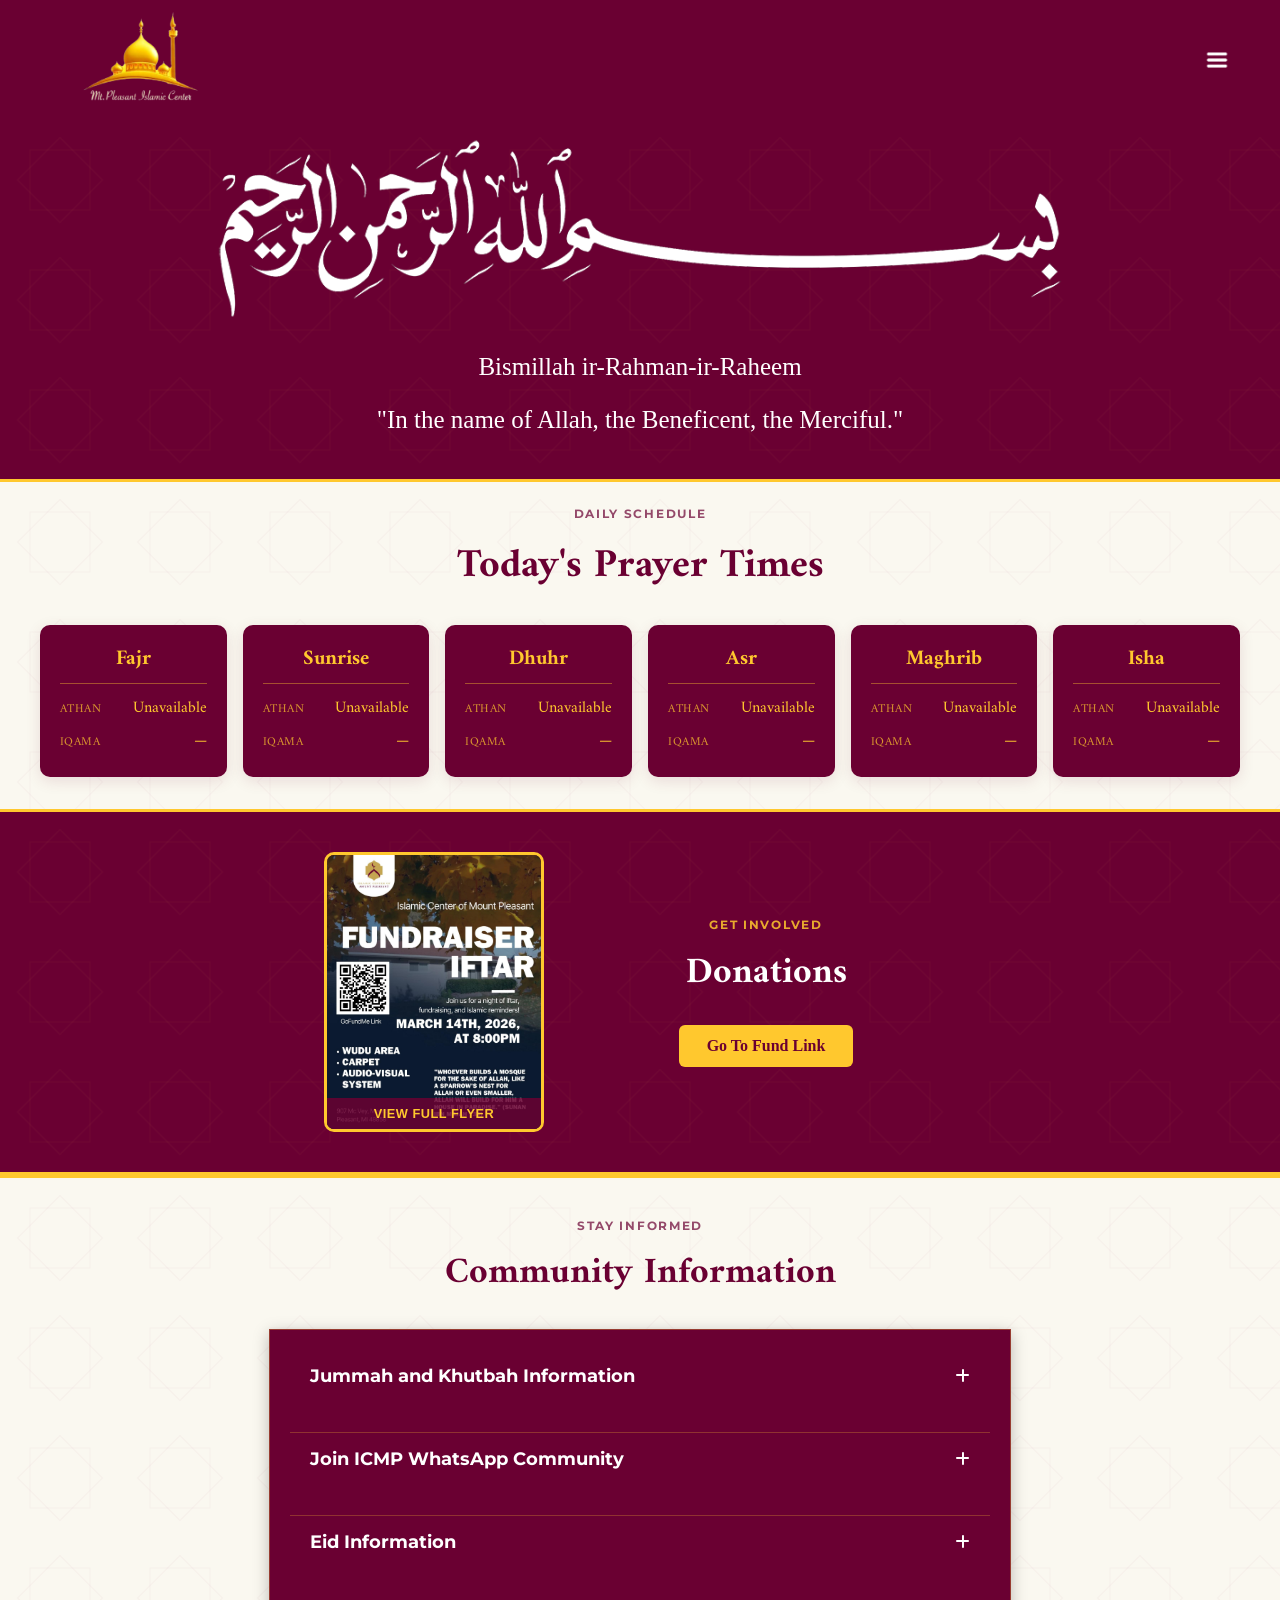
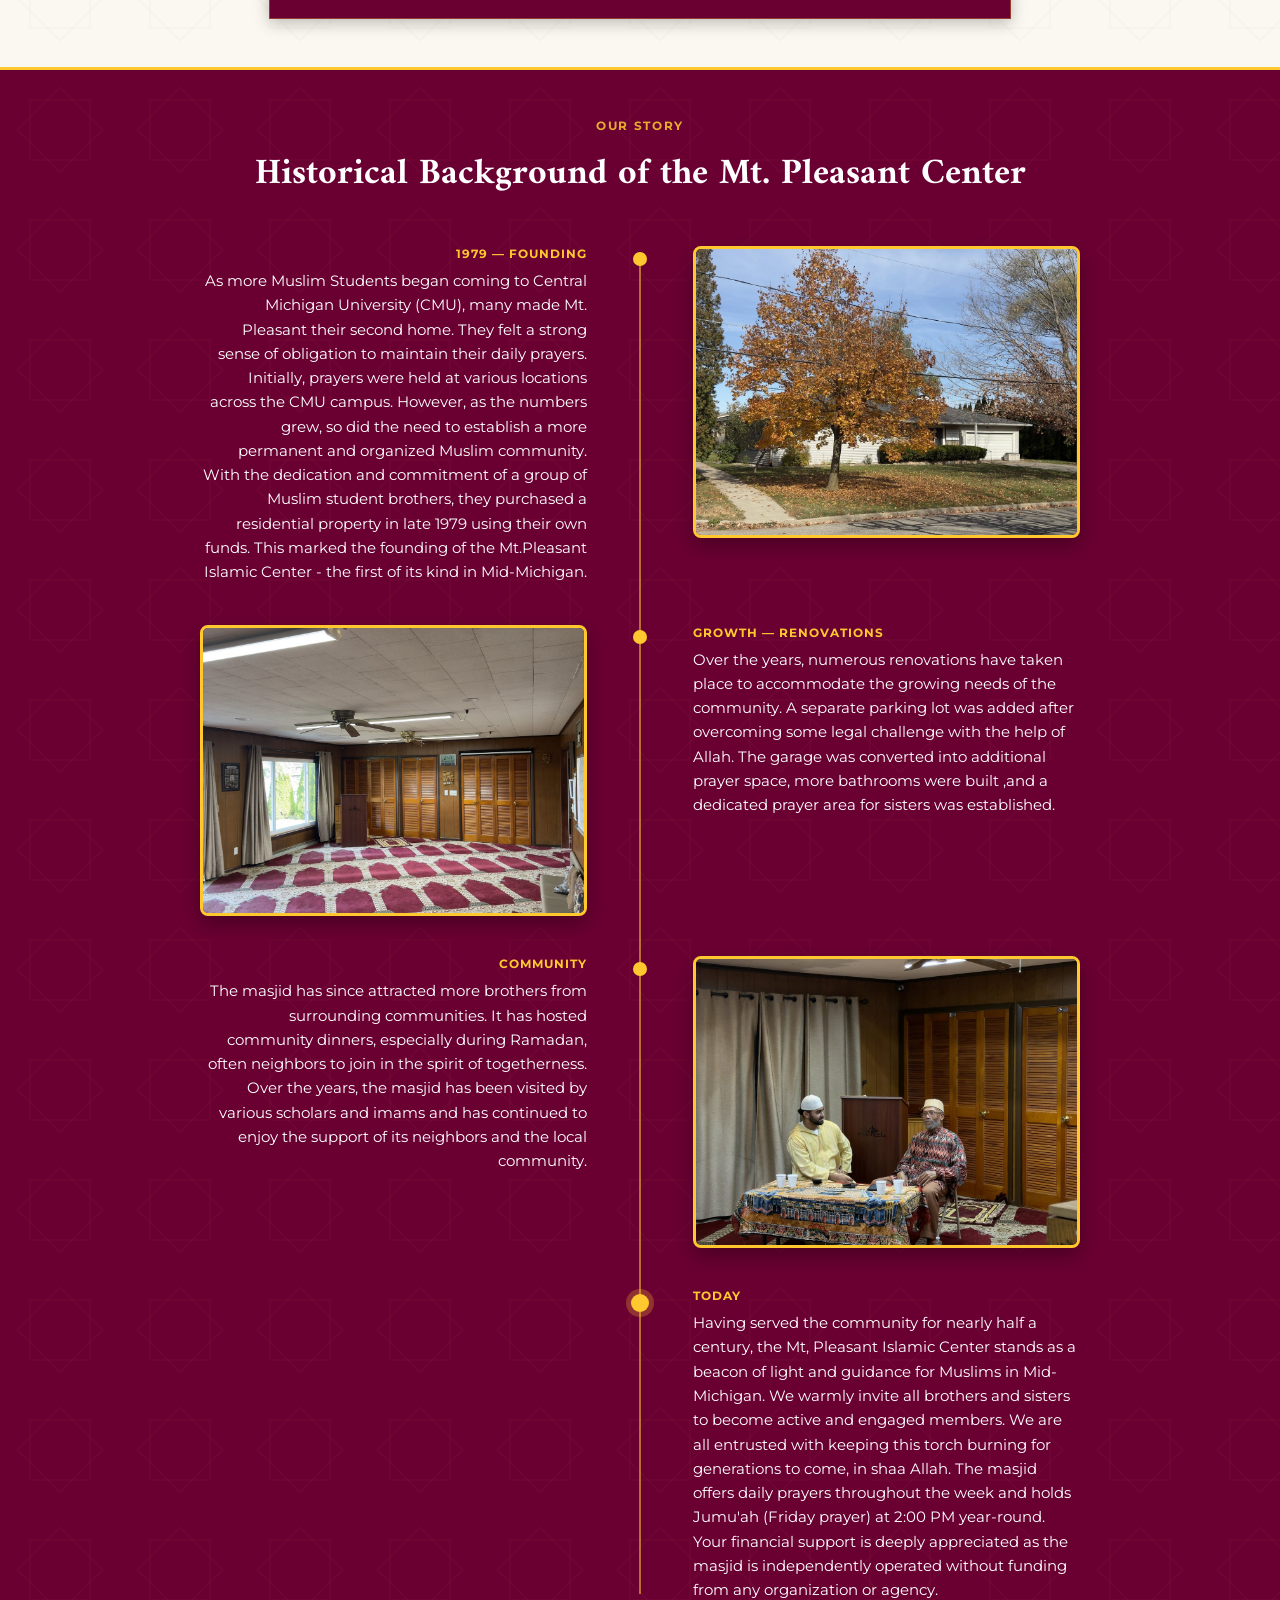
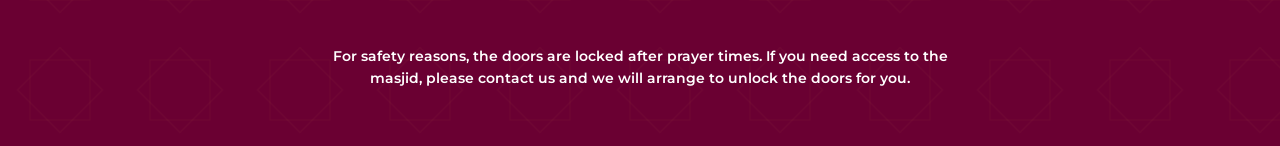
<file: index.html>
<!--home.html-->

<!DOCTYPE html>

<html lang="en">
  <head>

    <meta charset="UTF-8">
    <meta name="viewport" content="width=device-width, initial-scale=1.0">

    <title>ICMP</title>

    <!-- Favicon / browser tab icon -->
    <!-- Gold mosque silhouette, background removed, cropped/padded to a square -->
    <!-- canvas so it reads clearly at tab size. -->
    <link rel="icon" type="image/png" href="images-and-icons/favicon-masjid-logo.png">
    <link rel="apple-touch-icon" href="images-and-icons/favicon-masjid-logo.png">

    <!-- All CSS -->
    <link rel="stylesheet" href="home-page-css/home.css">
    <link rel="stylesheet" href="home-page-css/generalHome.css">
    <link rel="stylesheet" href="home-page-css/announcement.css">
    <link rel="stylesheet" href="home-page-css/accordion.css">
    <link rel="stylesheet" href="home-page-css/donation.css">
    <link rel="stylesheet" href="home-page-css/prayer-times.css">
    <link rel="stylesheet" href="home-page-css/history.css">
    <link rel="stylesheet" href="home-page-css/theme-accents.css">



    <!-- All Fonts -->
    <!-- Amiri (headings, 400 + the 700 weight headings render at) and Montserrat -->
    <!-- (body/label text) are the site's two typefaces; weights loaded match the -->
    <!-- weights actually used across the CSS below. -->
    <link rel="stylesheet" href="https://cdnjs.cloudflare.com/ajax/libs/font-awesome/6.4.0/css/all.min.css">
    <link rel="preconnect" href="https://fonts.googleapis.com">
    <link rel="preconnect" href="https://fonts.gstatic.com" crossorigin>
    <link href="https://fonts.googleapis.com/css2?family=Amiri:wght@400;700&family=Montserrat:wght@400;500;600;700&display=swap" rel="stylesheet">

    

  </head>

  <body>

    

    <div class="header">

      <div class="logo-icon-container">
        <div class="logo-img-container">
          <a href="index.html" class="logo-link" aria-label="Home">
            <img src="images-and-icons/MTPIC-Gold_text-removebg-preview.png" alt="Islamic Center of Mount Pleasant logo">
          </a>
        </div>
      </div>

      <button type="button" class="menu-icon-container" aria-label="Open menu" aria-haspopup="true" aria-expanded="false" aria-controls="menu-popup">
        <img src="images-and-icons/hamburger-menu-white.png" alt="">
      </button>

      <!-- Hamburger Navigation Dropdown STARTS HERE -->
      <div id="menu-popup" class="menu-popup hidden">
        <div class="menu-content">
          <nav aria-label="Site">
            <ul>
              <li><a href="index.html" aria-current="page">Home</a></li>
              <li><a href="get-involved.html">Get Involved</a></li>
            </ul>
          </nav>
        </div>
      </div>
      <!-- Hamburger Navigation Dropdown ENDS HERE -->

    </div>


    <!-- This is the Announcements Div, populated by announcement.js -->
    <!-- If mainAnnouncement.json has a valid announcement this div shows a clickable header; otherwise it stays empty/hidden -->
    <!-- Can only display one single announcement -->
    <div id="generative-announcement-header">

    </div>

    <!-- Popup overlay and content -->
    <div id="generative-popup">

    </div>




    <div class="bismillah-section">

      <div class="bismillah-arabic-container">
        <img src="images-and-icons/bismillah-arabic-modified.png" alt="">
      </div>
      <div class="bismillah-text-container">
        <p>Bismillah ir-Rahman-ir-Raheem</p>
        <p>"In the name of Allah, the Beneficent, the Merciful."</p>
      </div>

    </div>





    
    <!-- Prayer Times STARTS HERE -->
    <!-- Athan times are fetched live from the Aladhan API; Iqama times are computed from iqamaConfig.json. -->
    <!-- See docs/prayer-times.md and docs/iqama-config.md for how this works and how to change settings. -->

    <div class="prayer-times-strip">
      <span class="kicker kicker--on-cream">Daily Schedule</span>
      <h2 class="prayer-times-title" id="prayer-times-heading">Today's Prayer Times</h2>
      <div class="prayer-times-grid" role="group" aria-labelledby="prayer-times-heading">
        <div class="prayer-times-cell">
          <h3 class="prayer-times-name">Fajr</h3>
          <p class="prayer-times-row"><span class="prayer-times-label">Athan</span><span id="athan-fajr">Loading…</span></p>
          <p class="prayer-times-row"><span class="prayer-times-label">Iqama</span><span id="iqama-fajr">Loading…</span></p>
        </div>
        <div class="prayer-times-cell">
          <h3 class="prayer-times-name">Sunrise</h3>
          <p class="prayer-times-row"><span class="prayer-times-label">Athan</span><span id="athan-sunrise">Loading…</span></p>
          <p class="prayer-times-row"><span class="prayer-times-label">Iqama</span><span>—</span></p>
        </div>
        <div class="prayer-times-cell">
          <h3 class="prayer-times-name">Dhuhr</h3>
          <p class="prayer-times-row"><span class="prayer-times-label">Athan</span><span id="athan-dhuhr">Loading…</span></p>
          <p class="prayer-times-row"><span class="prayer-times-label">Iqama</span><span id="iqama-dhuhr">Loading…</span></p>
        </div>
        <div class="prayer-times-cell">
          <h3 class="prayer-times-name">Asr</h3>
          <p class="prayer-times-row"><span class="prayer-times-label">Athan</span><span id="athan-asr">Loading…</span></p>
          <p class="prayer-times-row"><span class="prayer-times-label">Iqama</span><span id="iqama-asr">Loading…</span></p>
        </div>
        <div class="prayer-times-cell">
          <h3 class="prayer-times-name">Maghrib</h3>
          <p class="prayer-times-row"><span class="prayer-times-label">Athan</span><span id="athan-maghrib">Loading…</span></p>
          <p class="prayer-times-row"><span class="prayer-times-label">Iqama</span><span id="iqama-maghrib">Loading…</span></p>
        </div>
        <div class="prayer-times-cell">
          <h3 class="prayer-times-name">Isha</h3>
          <p class="prayer-times-row"><span class="prayer-times-label">Athan</span><span id="athan-isha">Loading…</span></p>
          <p class="prayer-times-row"><span class="prayer-times-label">Iqama</span><span id="iqama-isha">Loading…</span></p>
        </div>
      </div>
    </div>

    <!-- Prayer Times ENDS HERE -->


    <!-- Donation/Event Featured Section STARTS HERE -->
    <!-- Flyer thumbnail opens a full-size lightbox (see flyer-lightbox.js); no page navigation occurs. -->

    <!-- Hidden by default; donation-event.js reveals this only after confirming mainDonation.json has valid, non-expired content -->
    <div class="featured-donation" id="donation-event-section" style="display: none;">
      <div class="featured-donation-media">
        <button type="button" class="flyer-thumbnail-btn" id="flyer-open-btn">
          <img src="images-and-icons/Donation.jpeg" class="flyer-thumbnail-img" id="donation-thumbnail-img" alt="Fundraiser Iftar flyer">
          <span class="flyer-thumbnail-overlay">View Full Flyer</span>
        </button>
      </div>
      <div class="featured-donation-content">
        <span class="kicker kicker--on-maroon">Get Involved</span>
        <h2 class="featured-donation-title" id="donation-title">Donations</h2>
        <a href="https://gofund.me/519aa6a79" class="featured-donation-cta" id="donation-cta-link" target="_blank" rel="noopener noreferrer">
          Go To Fund Link
        </a>
      </div>
    </div>

    <!-- Full-size flyer lightbox, hidden until opened via the thumbnail above -->
    <div class="flyer-lightbox-overlay" id="flyer-lightbox">
      <div class="flyer-lightbox-content">
        <button type="button" class="flyer-lightbox-close" id="flyer-close-btn" aria-label="Close flyer">&times;</button>
        <img src="images-and-icons/Donation.jpeg" class="flyer-lightbox-img" id="donation-lightbox-img" alt="Fundraiser Iftar flyer">
      </div>
    </div>

    <!-- Donation/Event Featured Section ENDS HERE -->


    <!-- Community Information / Accordion Section STARTS HERE -->

    <div class="info-section">
      <span class="kicker kicker--on-cream">Stay Informed</span>
      <h2 class="info-section-title">Community Information</h2>

      <div class="accordion">
        <div class="accordion-content">
          <button type="button" aria-expanded="false">
            <span class="title">Jummah and Khutbah Information</span>
            <i class="fa-solid fa-plus"></i>
          </button>

          <p class="description">
            Khutbah starts at 2:00PM on Fridays and Jummah prayer is dependent on our Khateebs, but usual start time is 2:25PM
          </p>
        </div>

        <div class="accordion-content">
          <button type="button" aria-expanded="false">
            <span class="title">Join ICMP WhatsApp Community</span>
            <i class="fa-solid fa-plus"></i>
          </button>

          <p class="description">
            Please fill out the following google form. Upon completion you will be provided with a link to join WhatsApp.
            <a href="https://docs.google.com/forms/d/e/1FAIpQLSd5AXSum1B4Jo7anbOxoQfduszcoxyaMz2PZgaHKpZsyVDNQA/viewform?usp=publish-editor">Fill Out Form Here</a>
          </p>
        </div>

        <div class="accordion-content">
          <button type="button" aria-expanded="false">
            <span class="title">Eid Information</span>
            <i class="fa-solid fa-plus"></i>
          </button>

          <p class="description">
            Eid Takbir starts at 8:30 AM followed by Eid Salat at 9:00 AM.
          </p>
        </div>
      </div>
    </div>

    <!-- Community Information / Accordion Section ENDS HERE -->


    <!-- Masjid History STARTS HERE -->
    <!-- Timeline milestones group the original history paragraph into its own natural -->
    <!-- narrative beats; wording is preserved verbatim, just presented in sections. -->

    <div class="history-section">

      <span class="kicker kicker--on-maroon">Our Story</span>
      <h2 class="history-heading">Historical Background of the Mt. Pleasant Center</h2>

      <div class="history-timeline">

        <div class="timeline-item">
          <div class="timeline-text">
            <span class="timeline-label">1979 &mdash; Founding</span>
            <p>
              As more Muslim Students began coming to Central Michigan University
              (CMU), many made Mt. Pleasant their second home. They felt a strong sense
              of obligation to maintain their daily prayers. Initially, prayers were
              held at various locations across the CMU campus. However, as the numbers
              grew, so did the need to establish a more permanent and organized Muslim
              community. With the dedication and commitment of a group of Muslim
              student brothers, they purchased a residential property in late 1979
              using their own funds. This marked the founding of the Mt.Pleasant
              Islamic Center - the first of its kind in Mid-Michigan.
            </p>
          </div>
          <div class="timeline-marker-col"><span class="timeline-marker"></span></div>
          <div class="timeline-media">
            <img src="images-and-icons/history-exterior.jpg" alt="Exterior of the Mt. Pleasant Islamic Center">
          </div>
        </div>

        <div class="timeline-item">
          <div class="timeline-media">
            <img src="images-and-icons/history-interior.jpg" alt="Prayer space inside the Mt. Pleasant Islamic Center">
          </div>
          <div class="timeline-marker-col"><span class="timeline-marker"></span></div>
          <div class="timeline-text">
            <span class="timeline-label">Growth &mdash; Renovations</span>
            <p>
              Over the years, numerous renovations have taken place to accommodate the
              growing needs of the community. A separate parking lot was added after
              overcoming some legal challenge with the help of Allah. The garage was
              converted into additional prayer space, more bathrooms were built ,and a
              dedicated prayer area for sisters was established.
            </p>
          </div>
        </div>

        <div class="timeline-item">
          <div class="timeline-text">
            <span class="timeline-label">Community</span>
            <p>
              The masjid has since attracted more brothers from surrounding
              communities. It has hosted community dinners, especially during
              Ramadan, often neighbors to join in the spirit of togetherness. Over
              the years, the masjid has been visited by various scholars and imams
              and has continued to enjoy the support of its neighbors and the local
              community.
            </p>
          </div>
          <div class="timeline-marker-col"><span class="timeline-marker"></span></div>
          <div class="timeline-media">
            <img src="images-and-icons/history-community.jpg" alt="Community gathering inside the Mt. Pleasant Islamic Center">
          </div>
        </div>

        <div class="timeline-item">
          <div class="timeline-media"></div>
          <div class="timeline-marker-col"><span class="timeline-marker timeline-marker-final"></span></div>
          <div class="timeline-text">
            <span class="timeline-label">Today</span>
            <p>
              Having served the community for nearly half a century, the Mt, Pleasant
              Islamic Center stands as a beacon of light and guidance for Muslims in
              Mid-Michigan. We warmly invite all brothers and sisters to become active
              and engaged members. We are all entrusted with keeping this torch
              burning for generations to come, in shaa Allah. The masjid offers daily
              prayers throughout the week and holds Jumu'ah (Friday prayer) at 2:00 PM
              year-round. Your financial support is deeply appreciated as the masjid
              is independently operated without funding from any organization or
              agency.
            </p>
          </div>
        </div>

      </div>

      <p class="history-note">
        For safety reasons, the doors are locked after prayer times. If you need
        access to the masjid, please contact us and we will arrange to unlock
        the doors for you.
      </p>
    </div>

    <!-- Masjid History ENDS HERE -->


    <script src="home-page-javascript/announcement.js"></script>
    <script src="home-page-javascript/accordion.js"></script>
    <script src="home-page-javascript/popup-navigation.js"></script>
    <script src="home-page-javascript/prayer-times.js"></script>
    <script src="home-page-javascript/flyer-lightbox.js"></script>
    <script src="home-page-javascript/donation-event.js"></script>

  </body>
</html>
</file>
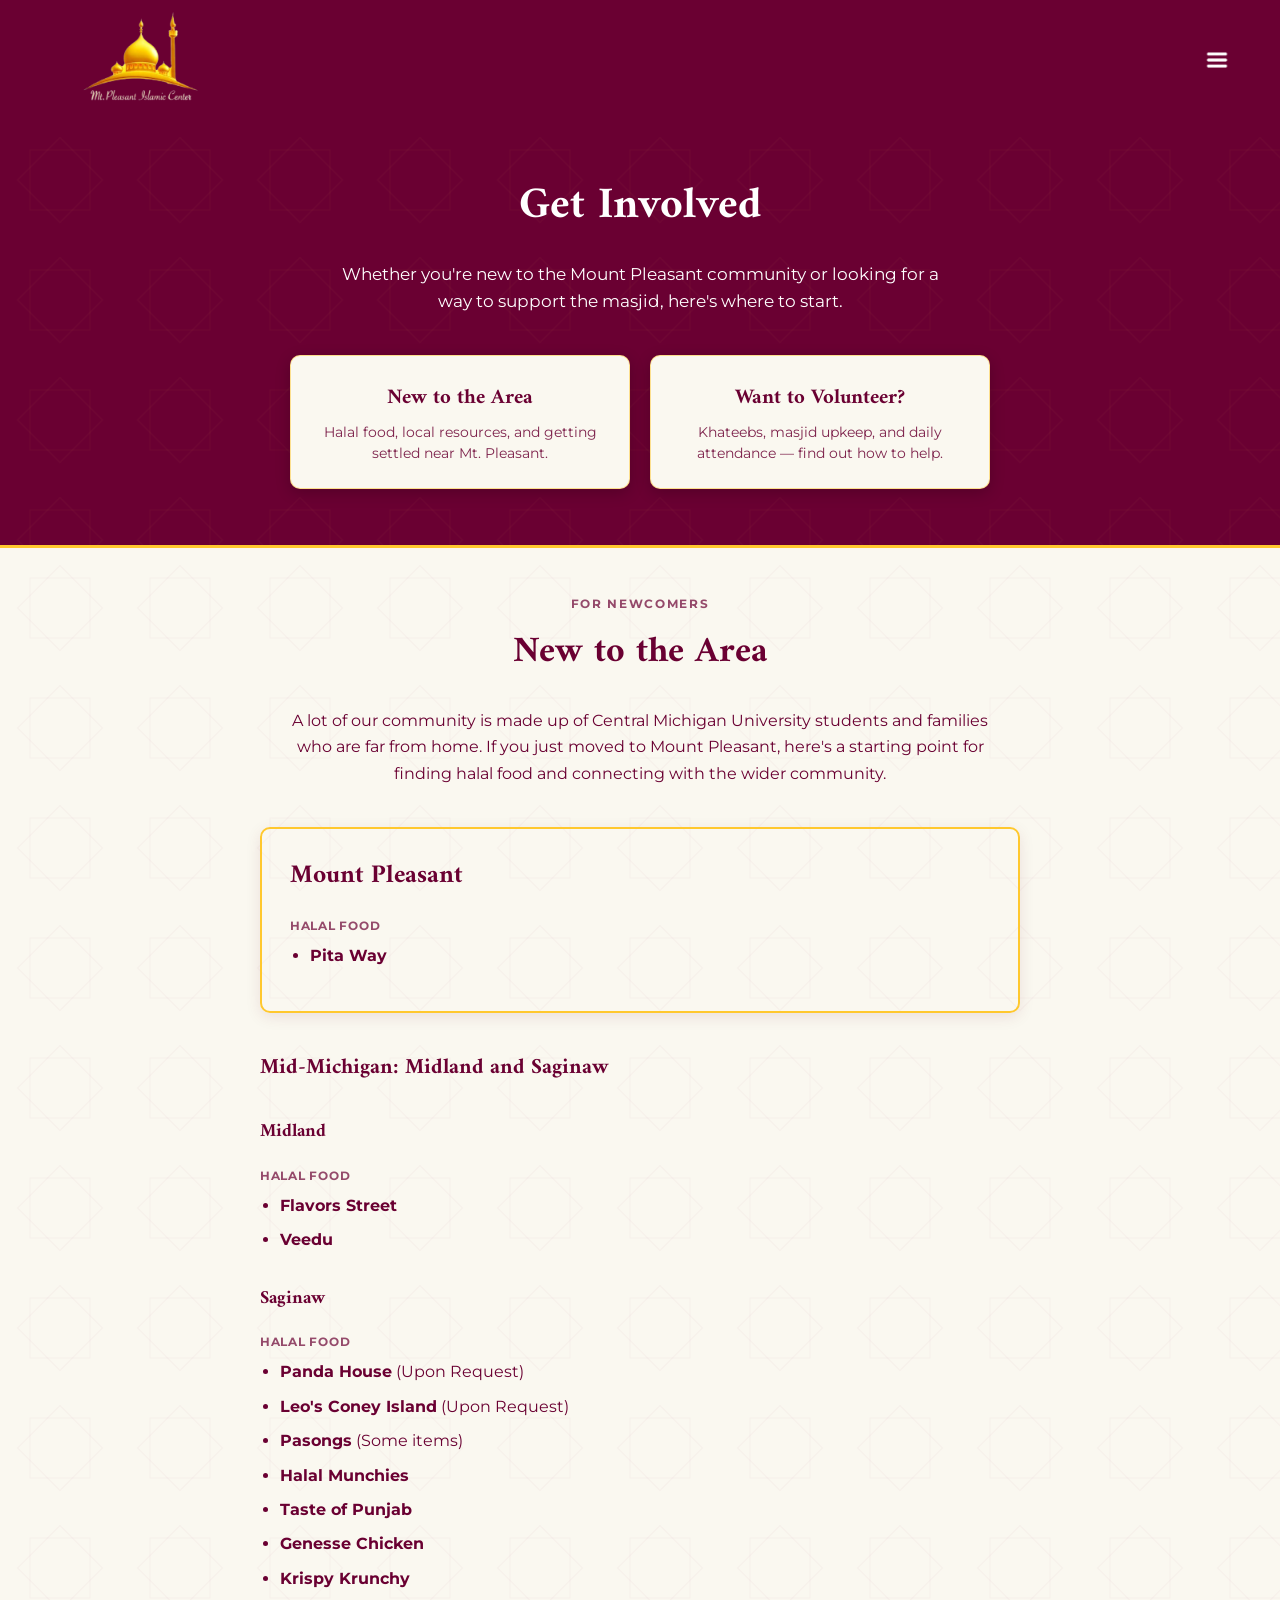
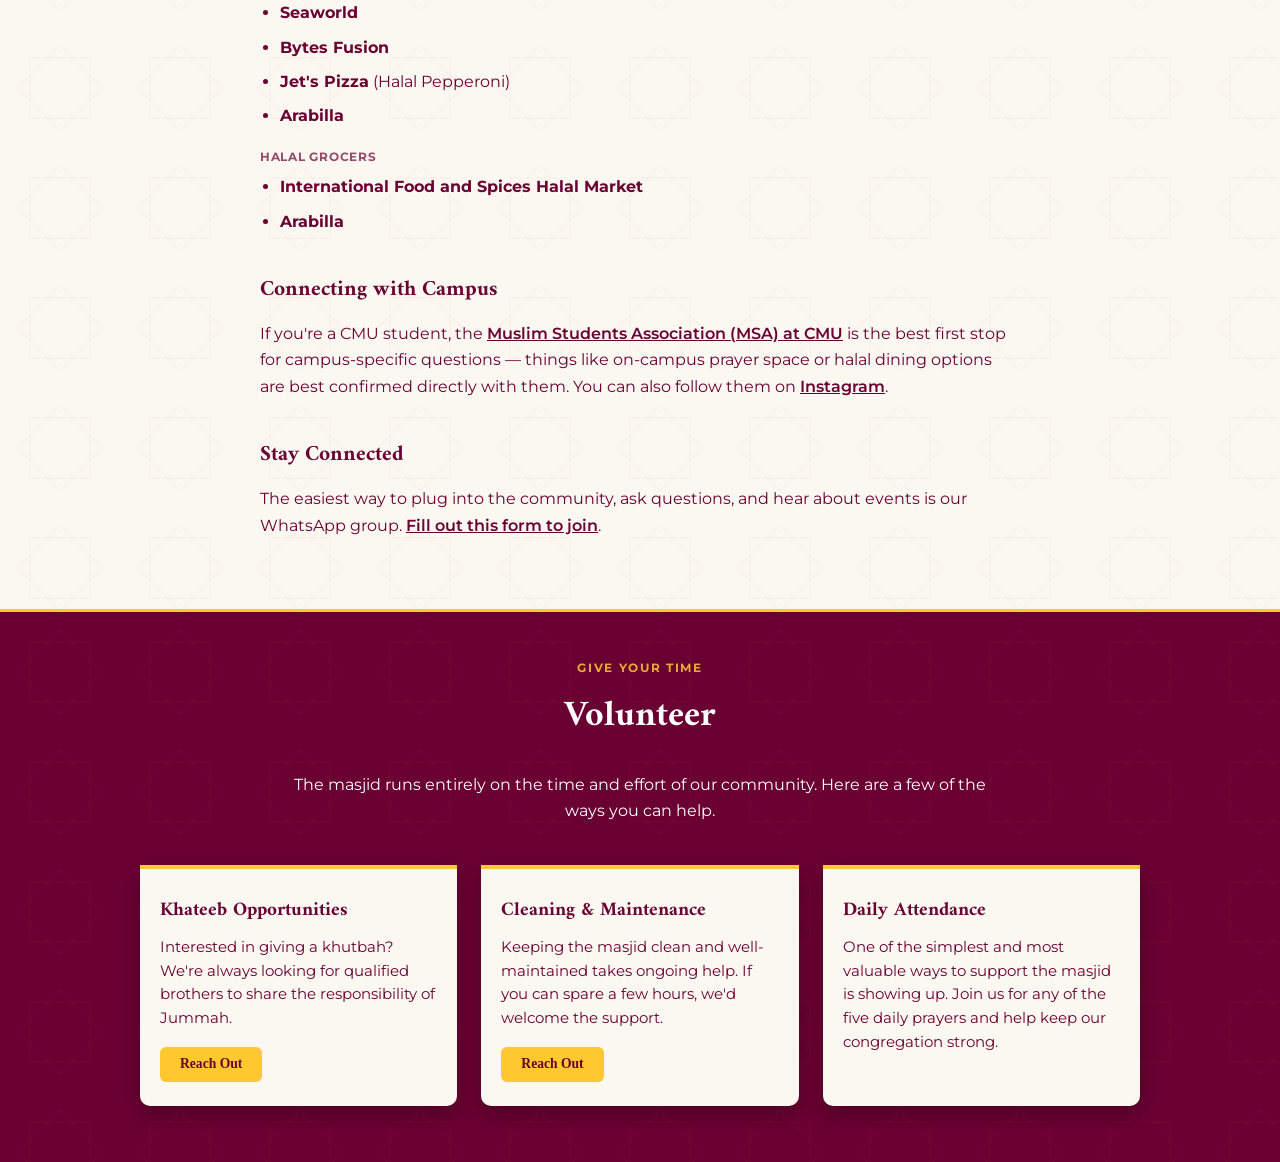
<file: get-involved.html>
<!--get-involved.html-->

<!DOCTYPE html>

<html lang="en">
  <head>

    <meta charset="UTF-8">
    <meta name="viewport" content="width=device-width, initial-scale=1.0">

    <title>Get Involved — ICMP</title>

    <!-- Favicon / browser tab icon -->
    <link rel="icon" type="image/png" href="images-and-icons/favicon-masjid-logo.png">
    <link rel="apple-touch-icon" href="images-and-icons/favicon-masjid-logo.png">

    <!-- All CSS -->
    <!-- home.css and generalHome.css provide the shared header + hamburger nav
         popup shell (same as index.html); theme-accents.css provides the gold
         rule/kicker/texture rhythm shared across pages. -->
    <link rel="stylesheet" href="home-page-css/home.css">
    <link rel="stylesheet" href="home-page-css/generalHome.css">
    <link rel="stylesheet" href="home-page-css/theme-accents.css">
    <link rel="stylesheet" href="home-page-css/get-involved.css">

    <!-- All Fonts -->
    <link rel="stylesheet" href="https://cdnjs.cloudflare.com/ajax/libs/font-awesome/6.4.0/css/all.min.css">
    <link rel="preconnect" href="https://fonts.googleapis.com">
    <link rel="preconnect" href="https://fonts.gstatic.com" crossorigin>
    <link href="https://fonts.googleapis.com/css2?family=Amiri:wght@400;700&family=Montserrat:wght@400;500;600;700&display=swap" rel="stylesheet">

  </head>

  <body>

    <div class="header">

      <div class="logo-icon-container">
        <div class="logo-img-container">
          <a href="index.html" class="logo-link" aria-label="Home">
            <img src="images-and-icons/MTPIC-Gold_text-removebg-preview.png" alt="Islamic Center of Mount Pleasant logo">
          </a>
        </div>
      </div>

      <button type="button" class="menu-icon-container" aria-label="Open menu" aria-haspopup="true" aria-expanded="false" aria-controls="menu-popup">
        <img src="images-and-icons/hamburger-menu-white.png" alt="">
      </button>

      <!-- Hamburger Navigation Dropdown STARTS HERE -->
      <div id="menu-popup" class="menu-popup hidden">
        <div class="menu-content">
          <nav aria-label="Site">
            <ul>
              <li><a href="index.html">Home</a></li>
              <li><a href="get-involved.html" aria-current="page">Get Involved</a></li>
            </ul>
          </nav>
        </div>
      </div>
      <!-- Hamburger Navigation Dropdown ENDS HERE -->

    </div>


    <!-- Get Involved hero + dispatch cards STARTS HERE -->

    <div class="get-involved-hero">
      <h1 class="get-involved-heading">Get Involved</h1>
      <p class="get-involved-intro">
        Whether you're new to the Mount Pleasant community or looking for a
        way to support the masjid, here's where to start.
      </p>

      <div class="dispatch-cards">
        <a class="dispatch-card" href="#new-to-the-area">
          <span class="dispatch-card-title">New to the Area</span>
          <span class="dispatch-card-desc">Halal food, local resources, and getting settled near Mt. Pleasant.</span>
        </a>
        <a class="dispatch-card" href="#volunteer">
          <span class="dispatch-card-title">Want to Volunteer?</span>
          <span class="dispatch-card-desc">Khateebs, masjid upkeep, and daily attendance — find out how to help.</span>
        </a>
      </div>
    </div>

    <!-- Get Involved hero + dispatch cards ENDS HERE -->


    <!-- New to the Area STARTS HERE -->

    <div class="new-to-area-section" id="new-to-the-area">
      <span class="kicker kicker--on-cream">For Newcomers</span>
      <h2 class="new-to-area-heading">New to the Area</h2>

      <p class="new-to-area-intro">
        A lot of our community is made up of Central Michigan University
        students and families who are far from home. If you just moved to
        Mount Pleasant, here's a starting point for finding halal food and
        connecting with the wider community.
      </p>

      <div class="new-to-area-content">

        <!-- This list is curated directly (not independently researched) —
             check with the mosque before adding or removing entries. -->

        <!-- Mount Pleasant gets its own bordered box: it's the local option
             (masjid + CMU are both here), so it's set apart from the broader
             Mid-Michigan region below rather than listed as just another
             city among several. -->
        <div class="local-highlight">
          <h3>Mount Pleasant</h3>
          <p class="resource-category">Halal Food</p>
          <ul class="resource-list">
            <li><strong>Pita Way</strong></li>
          </ul>
        </div>

        <h3>Mid-Michigan: Midland and Saginaw</h3>

        <h4>Midland</h4>
        <p class="resource-category">Halal Food</p>
        <ul class="resource-list">
          <li><strong>Flavors Street</strong></li>
          <li><strong>Veedu</strong></li>
        </ul>

        <h4>Saginaw</h4>
        <p class="resource-category">Halal Food</p>
        <ul class="resource-list">
          <li><strong>Panda House</strong> (Upon Request)</li>
          <li><strong>Leo's Coney Island</strong> (Upon Request)</li>
          <li><strong>Pasongs</strong> (Some items)</li>
          <li><strong>Halal Munchies</strong></li>
          <li><strong>Taste of Punjab</strong></li>
          <li><strong>Genesse Chicken</strong></li>
          <li><strong>Krispy Krunchy</strong></li>
          <li><strong>Seaworld</strong></li>
          <li><strong>Bytes Fusion</strong></li>
          <li><strong>Jet's Pizza</strong> (Halal Pepperoni)</li>
          <li><strong>Arabilla</strong></li>
        </ul>
        <p class="resource-category">Halal Grocers</p>
        <ul class="resource-list">
          <li><strong>International Food and Spices Halal Market</strong></li>
          <li><strong>Arabilla</strong></li>
        </ul>

        <h3>Connecting with Campus</h3>
        <p>
          If you're a CMU student, the
          <a href="https://www.facebook.com/msacmu1/" target="_blank" rel="noopener noreferrer">Muslim Students Association (MSA) at CMU</a>
          is the best first stop for campus-specific questions — things like
          on-campus prayer space or halal dining options are best confirmed
          directly with them. You can also follow them on
          <a href="https://www.instagram.com/msa.cmich/?hl=en" target="_blank" rel="noopener noreferrer">Instagram</a>.
        </p>

        <h3>Stay Connected</h3>
        <p>
          The easiest way to plug into the community, ask questions, and hear
          about events is our WhatsApp group.
          <a href="https://docs.google.com/forms/d/e/1FAIpQLSd5AXSum1B4Jo7anbOxoQfduszcoxyaMz2PZgaHKpZsyVDNQA/viewform?usp=publish-editor" target="_blank" rel="noopener noreferrer">Fill out this form to join</a>.
        </p>

      </div>
    </div>

    <!-- New to the Area ENDS HERE -->


    <!-- Volunteer STARTS HERE -->

    <div class="volunteer-section" id="volunteer">
      <span class="kicker kicker--on-maroon">Give Your Time</span>
      <h2 class="volunteer-heading">Volunteer</h2>

      <p class="volunteer-intro">
        The masjid runs entirely on the time and effort of our community.
        Here are a few of the ways you can help.
      </p>

      <div class="volunteer-grid">

        <div class="volunteer-card">
          <h3>Khateeb Opportunities</h3>
          <p>
            Interested in giving a khutbah? We're always looking for
            qualified brothers to share the responsibility of Jummah.
          </p>
          <!-- PLACEHOLDER: no dedicated volunteer-coordinator contact exists
               yet. Routed through the existing WhatsApp signup form (same
               link used elsewhere on the site) until one is set up. -->
          <a class="volunteer-cta" href="https://docs.google.com/forms/d/e/1FAIpQLSd5AXSum1B4Jo7anbOxoQfduszcoxyaMz2PZgaHKpZsyVDNQA/viewform?usp=publish-editor" target="_blank" rel="noopener noreferrer">Reach Out</a>
        </div>

        <div class="volunteer-card">
          <h3>Cleaning &amp; Maintenance</h3>
          <p>
            Keeping the masjid clean and well-maintained takes ongoing help.
            If you can spare a few hours, we'd welcome the support.
          </p>
          <!-- Same placeholder contact as above. -->
          <a class="volunteer-cta" href="https://docs.google.com/forms/d/e/1FAIpQLSd5AXSum1B4Jo7anbOxoQfduszcoxyaMz2PZgaHKpZsyVDNQA/viewform?usp=publish-editor" target="_blank" rel="noopener noreferrer">Reach Out</a>
        </div>

        <div class="volunteer-card">
          <h3>Daily Attendance</h3>
          <p>
            One of the simplest and most valuable ways to support the masjid
            is showing up. Join us for any of the five daily prayers and help
            keep our congregation strong.
          </p>
        </div>

      </div>
    </div>

    <!-- Volunteer ENDS HERE -->


    <script src="home-page-javascript/popup-navigation.js"></script>

  </body>
</html>
</file>
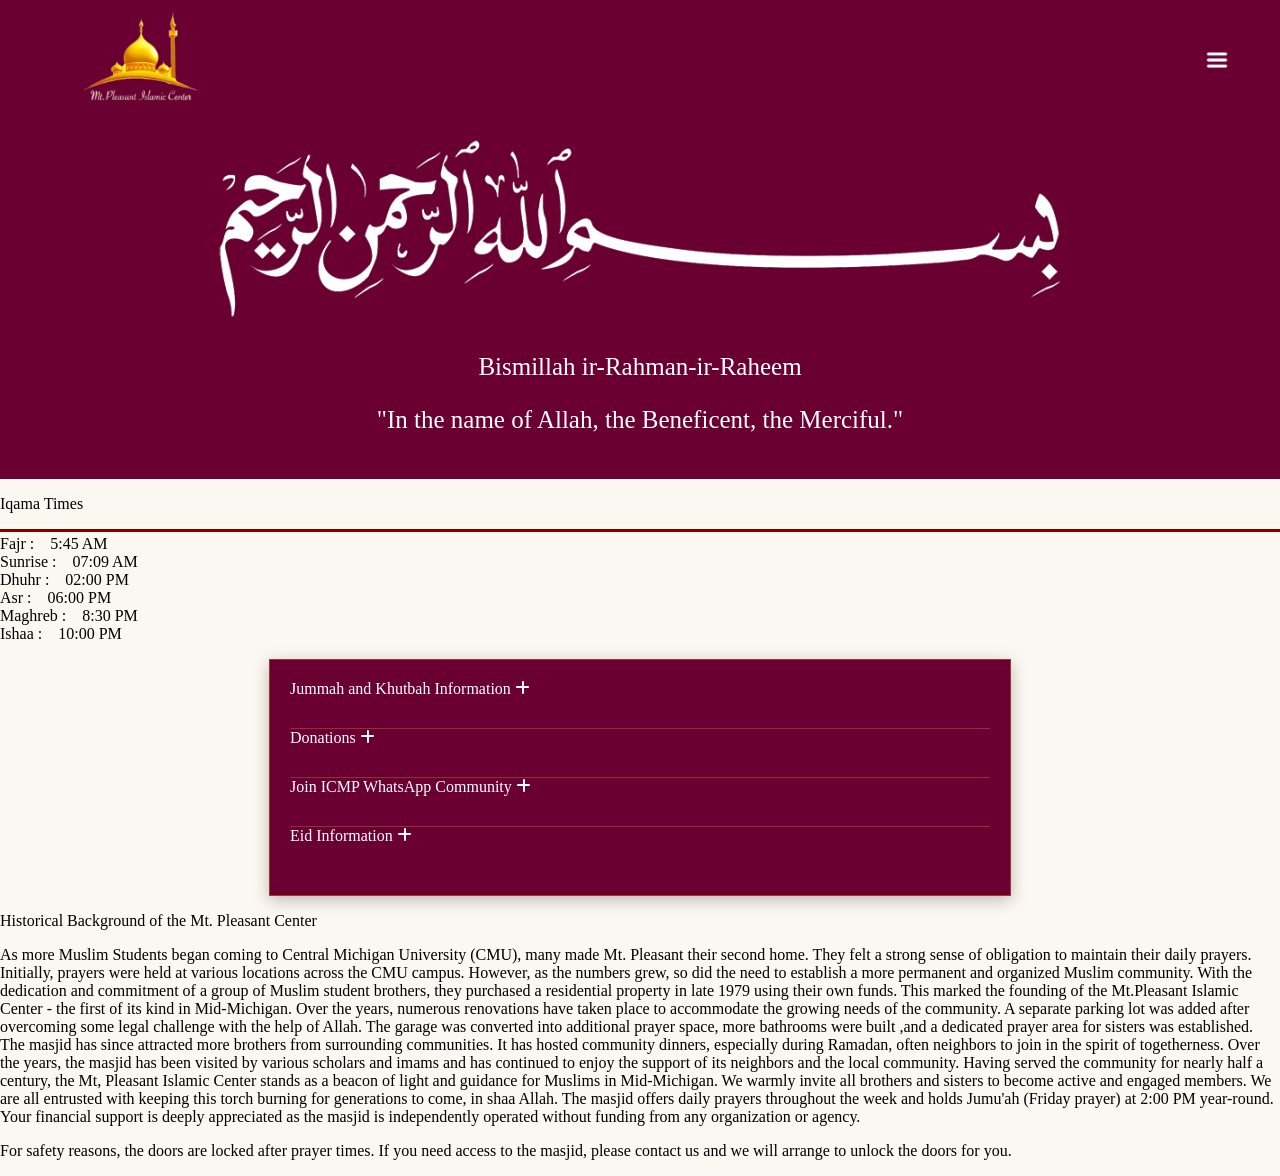
<file: home.html>
<!--home.html-->

<!DOCTYPE html>

<html>
  <head>

    <meta name="viewport" content="width=device-width, initial-scale=1.0"> 

    <title>ICMP</title>

    <!-- All CSS -->
    <link rel="stylesheet" href="home-page-css/home.css">
    <link rel="stylesheet" href="home-page-css/generalHome.css">
    <link rel="stylesheet" href="home-page-css/announcement.css">
    <link rel="stylesheet" href="home-page-css/accordion.css">


    <!-- All Fonts -->
    <link rel="stylesheet" href="https://cdnjs.cloudflare.com/ajax/libs/font-awesome/6.4.0/css/all.min.css">

    

  </head>

  <body>

    <!-- DO NOT EDIT ANYTHING FROM THE START OF HERE -->

    <div class="header">

      <div class="logo-icon-container">
        <div class="logo-img-container">
          <img src="images-and-icons/MTPIC-Gold_text-removebg-preview.png" alt="">
        </div>
      </div>

      <div class="menu-icon-container">
        <img src="images-and-icons/hamburger-menu-white.png" alt="">
      </div>

    </div>


    <!-- This is the Announcements Div, generated thrugh JavaScript -->
    <!-- If backend has annoucements to showcase this div will be active otherwise its always hidden -->
    <!-- Can only display one single announcement -->
    <div id="generative-announcement-header">
    
    </div>

    <!-- Popup overlay and content -->
    <div id="generative-popup">

    </div>




    <div class="bismillah-section">

      <div class="bismillah-arabic-container">
        <img src="images-and-icons/bismillah-arabic-modified.png" alt="">
      </div>
      <div class="bismillah-text-container">
        <p>Bismillah ir-Rahman-ir-Raheem</p>
        <p>"In the name of Allah, the Beneficent, the Merciful."</p>
      </div>

    </div>


    <!--CAN START EDITING AFTER HERE -->



    
    <!-- General Information Div: Split into two sections - prayer times and accordion tabs -->
    
    <div class="general-information">

      <!-- Iqama Times STARTS HERE -->

      <div class="prayer-times-div"> <link href="https://fonts.googleapis.com/css2?family=Amiri&display=swap" rel="stylesheet">
        <p class="prayer-times-title"> Iqama Times</p>
        <div style="height: 3px; background-color: maroon; width: 100%; margin: 3px auto;"></div>
        <div class="prayer-times-line">Fajr :&nbsp;&nbsp;&nbsp;&nbsp;5:45 AM</div>
        <div class="prayer-times-line">Sunrise :&nbsp;&nbsp;&nbsp;&nbsp;07:09 AM</div>
        <div class="prayer-times-line">Dhuhr :&nbsp;&nbsp;&nbsp;&nbsp;02:00 PM</div>
        <div class="prayer-times-line">Asr :&nbsp;&nbsp;&nbsp;&nbsp;06:00 PM</div>
        <div class="prayer-times-line">Maghreb :&nbsp;&nbsp;&nbsp;&nbsp;8:30 PM</div>
        <div class="prayer-times-line">Ishaa :&nbsp;&nbsp;&nbsp;&nbsp;10:00 PM</div>
       </p>
      </div>

      <!-- Iqama Times ENDS HERE -->

      <!-- Accordion Block STARTS HERE-->

      <div class="accordion-info-div">
        
        <div class="accordion">
          <div class="accordion-content">
            <header>
              <span class="title">Jummah and Khutbah Information</span>
              <i class="fa-solid fa-plus"></i>
            </header>

            <p class="description">
              Khutbah starts at 2:00PM on Fridays and Jummah prayer is dependent on our Khateebs, but usual start time is 2:25PM
            </p>
          </div>

          <div class="accordion-content">
            <header>
              <span class="title">Donations</span>
              <i class="fa-solid fa-plus"></i>
            </header>

            <p class="description">
              An online donation option is currently under development through Stripe. In the meantime we kindly ask that all donations are given to Masjid mangagement in person.
            </p>
          </div>

          <div class="accordion-content">
            <header>
              <span class="title">Join ICMP WhatsApp Community</span>
              <i class="fa-solid fa-plus"></i>
            </header>

            <p class="description">
              Please fill out the following google form. Upon completion you will be provided with a link to join WhatsApp.
              <a href="https://docs.google.com/forms/d/e/1FAIpQLSecvfBR0t5w2FTNtMelJnfL9YznUKjH4oFDOJiqhHV_R2ZAXw/viewform?usp=dialog">Fill Out Form Here</a>
            </p>
          </div>
          
          <div class="accordion-content">
            <header>
              <span class="title">Eid Information</span>
              <i class="fa-solid fa-plus"></i>
            </header>

            <p class="description">
              Eid Takbir starts at 8:30 AM followed by Eid Salat at 9:00 AM.
            </p>
          </div>

          

          
        </div>


      </div>

      <!-- Accordion Block ENDS HERE-->

    </div>

    <!-- General Information Section ENDS HERE -->


    <!-- Masjid History STARTS HERE -->

    <div class="History">

      <p class="historytext">
        Historical Background of the Mt. Pleasant Center
      </p>
      <p class="text">
        As more Muslim Students began coming to Central Michigan University
        (CMU), many made Mt. Pleasant their second home. They felt a strong sense
        of obligation to maintain their daily prayers. Initially, prayers were
        held at various locations across the CMU campus. However, as the numbers
        grew, so did the need to establish a more permanent and organized Muslim
        community. With the dedication and commitment of a group of Muslim
        student brothers, they purchased a residential property in late 1979
        using their own funds. This marked the founding of the Mt.Pleasant
        Islamic Center - the first of its kind in Mid-Michigan. Over the years,
        numerous renovations have taken place to accommodate the growing needs
        of the community. A separate parking lot was added after overcoming some
        legal challenge with the help of Allah. The garage was converted into
        additional prayer space, more bathrooms were built ,and a dedicated
        prayer area for sisters was established. The masjid has since attracted
        more brothers from surrounding communities. It has hosted community
        dinners, especially during Ramadan, often neighbors to join in the
        spirit of togetherness. Over the years, the masjid has been visited by
        various scholars and imams and has continued to enjoy the support of its
        neighbors and the local community. Having served the community for
        nearly half a century, the Mt, Pleasant Islamic Center stands as a
        beacon of light and guidance for Muslims in Mid-Michigan. We warmly
        invite all brothers and sisters to become active and engaged members. We
        are all entrusted with keeping this torch burning for generations to
        come, in shaa Allah. The masjid offers daily prayers throughout the week
        and holds Jumu'ah (Friday prayer) at 2:00 PM year-round. Your financial
        support is deeply appreciated as the masjid is independently operated
        without funding from any organization or agency.
      </p>

      <p class="DoorLocked">
        For safety reasons, the doors are locked after prayer times. If you need
        access to the masjid, please contact us and we will arrange to unlock
        the doors for you.
      </p>
    </div>
    
    <!-- Masjid History ENDS HERE -->



    <!-- Hamburger Navigation Menu Popup STARTS HERE -->

    <div id="menu-popup" class="menu-popup hidden">
      <div class="menu-content">
        <span class="close-btn">&times;</span>
        <!-- 
        <ul>
          <li><a href="home.html">Home</a></li>
          <li><a href="prayer-times.html">Prayer Times</a></li>
          <li><a href="about.html">About Us</a></li>
          <li><a href="contact.html">Contact</a></li>
          <li><a href="donate.html">Donate</a></li>
        </ul>
        -->
        Thank you for your patience. More options coming soon. Please check back later.
      </div>
    </div>

    <!-- Hamburger Navigation Menu Popup ENDS HERE -->


    <script src="home-page-javascript/announcement.js"></script>
    <script src="home-page-javascript/accordion.js"></script>
    <script src="home-page-javascript/popup-navigation.js"></script>

  </body>
</html>
</file>
<file: home-page-css/home.css>
/* home.css */


/* This is for the whole body */
body {
  background-color: rgb(250,248,240);
  padding: 0;
  margin: 0;
  overflow-x: hidden;
}


.header {
  /*background-color: rgb(158, 180, 154);*/
  background-color: rgb(106, 0, 50); /* CMU Maroon*/
  display: flex;
  justify-content: space-between;
  height: 7.5rem;
  margin: 0;
  padding: 0;
  align-items: center;
  /* Positioning context for the hamburger dropdown (#menu-popup), which is
     anchored to the header's bottom-right corner rather than centered over
     the whole page. */
  position: relative;
}

.logo-icon-container {

  flex: 1; /* If there are issues with tab window sizing with logo, can change flex to 2 assuming menu container ONLY has menu icon*/
  display: flex;
  justify-content: start;
  margin: 0;
  padding: 0;
  padding-left: 1rem;
}

.logo-img-container {
 
  height: 6.25rem;
  width: 15.625rem;
  overflow: hidden;
}

/* Fills the same box the <img> used to occupy directly, so wrapping it in a
   link doesn't change the logo's size/position at all. */
.logo-img-container a {
  display: block;
  width: 100%;
  height: 100%;
}

/* box-shadow (not outline) so the focus ring can't get clipped by
   .logo-img-container's overflow:hidden — same technique already used for
   .annoucements-div:focus-visible elsewhere in this file. */
.logo-img-container a:focus-visible {
  box-shadow: inset 0 0 0 3px rgb(255, 200, 46);
}

.logo-img-container img {
  width: 100%;
  height: 100%;
  object-fit: contain;
  display: block;
  transform: scale(2);
  transform-origin: center;
  margin-top: 1.875rem;

}

.menu-icon-container {
  background: none;
  border: none;
  font: inherit;
  flex: 1;
  display: flex;
  justify-content: end;
  margin: 0;
  padding: 0;
  padding-right: 3rem;
}

.menu-icon-container img {
  height: 1.9rem;
  
 
}

.menu-icon-container img:hover {
  cursor: pointer;
}


/* Header Styling end here */



/* Announcements Styling */

/* Fixed height + overflow:hidden previously meant a long title would just be
   silently clipped with no indication anything was cut off. min-height (not
   height) plus removing overflow:hidden lets the banner grow to fit a longer
   title, and it stays contained because the title itself wraps normally. */
.annoucements-div {
  background-color: rgb(255, 200, 46); /* CMU gold */
  min-height: 5rem;
  display: flex;
  justify-content: center;
  align-items: center;
  flex-direction: column;
  gap: 0.5rem;
  padding: 1.1rem 1.5rem;
  margin: 0;
  text-align: center;
  color: rgb(106, 0, 50);
  cursor: pointer;
}

/* The browser's default auto-color focus ring is low-contrast on this gold
   background, so this gets an explicit one now that the banner is keyboard-
   focusable (see announcement.js). box-shadow (not outline) so it's guaranteed
   to render inside the banner's own box. */
.annoucements-div:focus-visible {
  box-shadow: inset 0 0 0 3px rgb(106, 0, 50);
}

/* Icon sitting inline before the "Announcement" kicker text (the kicker's own
   styling — uppercase, letter-spacing, color — comes from theme-accents.css). */
.annoucements-div .kicker i {
  margin-right: 0.3rem;
}

.annoucements-title {
  font-family: 'Amiri', serif;
  font-size: 1.3rem;
  font-weight: bold;
  line-height: 1.3;
}

/* "View Details" — a small bordered pill rather than underlined text, so it
   reads as a distinct control rather than an inline text link. The whole
   banner is still the actual click/keyboard target (see announcement.js);
   this just gives that affordance a clearer visual home. */
.annoucements-toggle {
  display: inline-flex;
  align-items: center;
  gap: 0.35rem;
  font-family: 'Montserrat', sans-serif;
  font-size: 0.78rem;
  font-weight: 700;
  color: rgb(106, 0, 50);
  border: 1.5px solid rgb(106, 0, 50);
  border-radius: 999px;
  padding: 0.35rem 0.9rem;
  transition: background-color 0.15s ease, color 0.15s ease, transform 0.15s ease;
}

.annoucements-div:hover .annoucements-toggle,
.annoucements-div:focus-visible .annoucements-toggle {
  background-color: rgb(106, 0, 50);
  color: rgb(255, 200, 46);
  transform: translateY(-1px);
}




/* Bismillah Section Styling Starts Here */

.bismillah-section {
  background-color: rgb(106, 0, 50);
  overflow: hidden;
  display: flex;
  justify-content: center;
  align-items: center;
  flex-direction: column;
  margin: 0;
  padding: 1.25rem 2rem;
  text-align: center;
  font-size: 1.563rem;
  color: white
}

/* Bismillah Section Styling Ends Here */


.general-information {
  /* margin-bottom: 1000px;*/
}




@media (max-width: 800px) {

  .body {
    overflow-x: hidden;
  }

  .logo-img-container img {
    transform: scale(1.5);
  }

  .logo-icon-container {
    padding-left: 0rem;
  }

  .bismillah-arabic-container img {
    width: 100%;
    height: 100%;
    object-fit: contain;
    display: block;
  
    transform-origin: center;
    
  }

  

 
}

/* For Phone Screens */
@media (max-width: 600px) {

  .header {
    height: 6rem;
  }

  .annoucements-title {
    font-size: 1.15rem;
  }

  .logo-icon-container {
    padding-left: 0rem;
    margin-left: -2rem;
  }

  .bismillah-section {
    margin: 0;
    padding: 4rem 2rem;
    
  }

  
  .bismillah-arabic-container  {
   
  }
  
  .bismillah-arabic-container img {
    width: 100%;
    height: 100%;
    object-fit: contain;
    display: block;
  
    transform-origin: center;
    
  }

 
}
</file>
<file: home-page-css/generalHome.css>
/* generalHome.css */

/* Popup Navigation code starts here */
/* Anchored dropdown rather than a centered full-screen modal: .menu-popup is
   a plain positioning/animation wrapper (no visible chrome of its own),
   anchored to the bottom-right of .header (see home.css's ".header { position:
   relative }"); .menu-content is the actual visible panel. */

.menu-popup {
  position: absolute;
  top: 100%;
  right: 1.5rem;
  z-index: 999;
  opacity: 1;
  visibility: visible;
  transform: translateY(0);
  transition: opacity 180ms ease, transform 180ms ease;
}

/* .hidden (below) is a generic display:none utility elsewhere on the site;
   this overrides display specifically here so opacity/transform can actually
   animate instead of snapping instantly. visibility:hidden (not just
   opacity:0) also takes the menu and its links out of the tab order while
   closed, so a hidden menu can't be silently reached by keyboard. */
.menu-popup.hidden {
  display: block;
  opacity: 0;
  visibility: hidden;
  pointer-events: none;
  transform: translateY(-8px);
}

@media (prefers-reduced-motion: reduce) {
  .menu-popup {
    transition: none;
  }
}

.menu-content {
  background-color: rgb(250, 248, 240);
  border: 1px solid rgba(255, 200, 46, 0.5);
  border-radius: 10px;
  box-shadow: 0 10px 30px rgba(0, 0, 0, 0.25);
  min-width: 190px;
  padding: 0.5rem;
  font-family: 'Montserrat', sans-serif;
}

.menu-content ul {
  list-style: none;
  padding: 0;
  margin: 0;
}

.menu-content li {
  margin: 0;
}

.menu-content a {
  display: block;
  padding: 0.85rem 1.25rem;
  font-size: 1rem;
  font-weight: 600;
  color: rgb(106, 0, 50);
  text-decoration: none;
  border-radius: 6px;
  transition: background-color 0.15s ease, color 0.15s ease;
}

.menu-content a:hover,
.menu-content a:focus-visible {
  background-color: rgb(255, 200, 46);
  color: rgb(106, 0, 50);
}

.menu-content a[aria-current="page"] {
  color: rgb(255, 200, 46);
  background-color: rgb(106, 0, 50);
}

.hidden {
  display: none;
}

/* Popup Navigation code ENDS HERE */
</file>
<file: home-page-css/announcement.css>
/* Popup Overlay & Content */


/* Basic styling of the popup */
/* Hidden via opacity/visibility (not display:none) so the open/close
   transition below can actually animate; pointer-events keeps it fully
   non-interactive and out of the way while hidden. */
.announcement-popup-overlay {
  position: fixed;
  top: 0;
  left: 0;
  height: 100vh;
  width: 100vw;
  background-color: rgba(0, 0, 0, 0.8);
  display: flex;
  justify-content: center;
  align-items: center;
  padding: 1rem;
  box-sizing: border-box;
  z-index: 1000;
  opacity: 0;
  visibility: hidden;
  pointer-events: none;
  transition: opacity 180ms ease;
}

.announcement-popup-overlay.is-open {
  opacity: 1;
  visibility: visible;
  pointer-events: auto;
}

.announcement-popup {
  position: relative;
  background-color: rgb(255, 200, 46); /* CMU gold */
  color: rgb(106, 0, 50);
  padding: 2rem;
  border-radius: 12px;
  max-width: 37.5rem;
  width: 80%;
  box-sizing: border-box;
  font-family: 'Montserrat', sans-serif;
  font-size: 1.2rem;
  font-weight: 500;
  text-align: center;
  box-shadow: 0 4px 20px rgba(0,0,0,0.2);
  opacity: 0;
  transform: translateY(10px) scale(0.97);
  transition: opacity 180ms ease, transform 180ms ease;
}

.announcement-popup-overlay.is-open .announcement-popup {
  opacity: 1;
  transform: translateY(0) scale(1);
}

@media (prefers-reduced-motion: reduce) {
  .announcement-popup-overlay,
  .announcement-popup {
    transition: none;
  }
}

.popup-close {
  position: absolute;
  top: 0.75rem;
  right: 0.9rem;
  display: flex;
  align-items: center;
  justify-content: center;
  width: 2rem;
  height: 2rem;
  background: none;
  border: none;
  padding: 0;
  font: inherit;
  font-size: 1.6rem;
  line-height: 1;
  cursor: pointer;
  color: rgb(106, 0, 50);
  border-radius: 50%;
  transition: background-color 0.15s ease;
}

.popup-close:hover,
.popup-close:focus-visible {
  background-color: rgba(106, 0, 50, 0.12);
}


/* popup content styling */

.popup-title {
  font-family: 'Amiri', serif;
  font-size: 1.5rem;
  font-weight: bold;
  margin: 0;
  padding: 0;
  margin-bottom: 1.25rem;
}

.popup-meta {
  display: flex;
  justify-content: center;
  flex-wrap: wrap;
  gap: 0.5rem 1.25rem;
  font-family: 'Montserrat', sans-serif;
  font-size: 0.85rem;
  font-weight: 600;
  color: rgb(106, 0, 50);
  opacity: 0.85;
  margin-bottom: 1.25rem;
}

.popup-meta-item i {
  margin-right: 0.3rem;
}

.popup-message {
  margin: 0;
  padding: 0;
  margin-top: .625rem;
  margin-bottom: 1.25rem;
}

/* Previously had no rules at all, so this rendered as a default unstyled
   browser link — now a solid maroon pill matching the CTA-button language
   used elsewhere on the site (e.g. the Donation and Volunteer sections). */
.popup-external-link-OP {
  display: inline-flex;
  align-items: center;
  gap: 0.4rem;
  background-color: rgb(106, 0, 50);
  color: white;
  font-family: 'Montserrat', sans-serif;
  font-weight: 700;
  font-size: 0.95rem;
  text-decoration: none;
  padding: 0.65rem 1.5rem;
  border-radius: 999px;
  transition: transform 0.15s ease;
}

.popup-external-link-OP:hover,
.popup-external-link-OP:focus-visible {
  transform: translateY(-2px);
}

@media (max-width: 600px) {
  .announcement-popup {
    width: 90%;
    padding: 1.5rem;
  }
}
</file>
<file: home-page-css/accordion.css>
/* Full-width section wrapping the accordion below the Donation/Event band.
   Off-white rather than maroon: the Accordion block itself (below) keeps its
   maroon fill, so it reads as a contained anchor sitting inside this neutral
   section rather than blending into a solid maroon background. */
.info-section {
  background-color: rgb(250, 248, 240);
  padding: 2.5rem 1.5rem 3rem;
}

.info-section-title {
  font-family: 'Amiri', serif;
  color: rgb(106, 0, 50);
  text-align: center;
  font-size: 2.25rem;
  margin: 0 0 1.5rem;
}

.accordion {
  margin: 0 auto;
  width: 90%;
  max-width: 700px;
  padding: 20px;
  background-color: rgb(106, 0, 50);
  border: 1px solid rgba(255, 200, 46, 0.3);
  box-shadow: 0 4px 15px rgba(0, 0, 0, 0.25);
  color: white;
}

.accordion .accordion-content {
  background-color: rgb(106, 0, 50);
  border-bottom: 1px solid rgba(255, 200, 46, 0.25);
  overflow: hidden;
  transition: all 0.3s ease;
}


.accordion-content:last-child {
  border-bottom: none;
}

.accordion-content.open {
  background-color: rgb(255, 200, 46);
}

.accordion-content button {
  background: none;
  border: none;
  margin: 0;
  width: 100%;
  text-align: left;
  font: inherit;
  display: flex;
  align-items: center;
  justify-content: space-between;
  padding: 15px 20px;
  cursor: pointer;
  font-size: 18px;
  background-color: rgb(106, 0, 50);
  color: white;
  font-weight: bold;
  transition: background-color 0.2s ease-in-out;
}

.accordion-content button:hover {
  background-color: rgb(255, 200, 46);
  color: rgb(106, 0, 50);

}

.accordion-content button .title {
  font-family: 'Montserrat', sans-serif;
}

.accordion-content button i {
  font-size: 16px;
  color: white;
  transition: transform 0.3s ease;
}

.accordion-content button:hover i{
  color: rgb(106, 0, 50);
}

.accordion-content.open button i {
  transform: rotate(180deg);
  color: rgb(106, 0, 50);
}

.accordion-content.open button {
  background-color: rgb(255, 200, 46);
  color: rgb(106, 0, 50);
}

.accordion-content .description {
  font-family: 'Montserrat', sans-serif;
  font-size: 15px;
  font-weight: 400;
  padding: 0 20px;
  color: rgb(106, 0, 50);
  height: 0;
  transition: height 0.3s ease, padding 0.3s ease;
  overflow: hidden;
}

.accordion-content.open .description {
  padding: 15px 20px;
}

@media (max-width: 600px) {
  .info-section-title {
    font-size: 1.9rem;
  }
}
</file>
<file: home-page-css/prayer-times.css>
/* prayer-times.css */
/* Styles for the "Today's Prayer Times" horizontal Athan + Iqama strip. */
/* See docs/prayer-times.md for how the data behind this strip is calculated. */

.prayer-times-strip {
  /* Off-white rather than solid gold: maroon is reserved for the page's anchor
     sections (header/Bismillah, Donation, History), so this section sits on
     the same neutral canvas as Community Information, with the maroon cards
     below reading as an accent rather than a maroon-on-gold combination. */
  background-color: rgb(250, 248, 240);
  color: rgb(106, 0, 50);
  font-family: 'Amiri', serif;
  padding: 1.5rem 1rem 2rem;
}

.prayer-times-title {
  font-size: 2.5rem;
  text-align: center;
  margin-top: 0;
  margin-bottom: 1.5rem;
}

.prayer-times-grid {
  display: flex;
  flex-wrap: wrap;
  justify-content: center;
  gap: 1rem;
  max-width: 1200px;
  margin: 0 auto;
}

.prayer-times-cell {
  box-sizing: border-box;
  background-color: rgb(106, 0, 50);
  color: rgb(255, 200, 46);
  border-radius: 10px;
  box-shadow: 0 4px 15px rgba(106, 0, 50, 0.12);
  padding: 1rem 1.25rem;
  flex: 1 1 150px;
  min-width: 140px;
  max-width: 200px;
  text-align: center;
}

.prayer-times-name {
  margin: 0 0 .6rem;
  font-size: 1.3rem;
  font-weight: bold;
  padding-bottom: .4rem;
  border-bottom: 1px solid rgba(255, 200, 46, 0.4);
}

.prayer-times-row {
  display: flex;
  justify-content: space-between;
  align-items: baseline;
  margin: .35rem 0;
  font-size: 1rem;
}

.prayer-times-label {
  font-size: .75rem;
  text-transform: uppercase;
  letter-spacing: .5px;
  color: rgba(255, 200, 46, 0.75);
}

@media (max-width: 600px) {
  .prayer-times-title {
    font-size: 1.9rem;
  }

  .prayer-times-cell {
    flex: 1 1 130px;
    min-width: 130px;
  }
}
</file>
<file: home-page-css/history.css>
/* history.css */
/* Styles for the "Historical Background" timeline section. */

.history-section {
  background-color: rgb(106, 0, 50);
  /* The gold top border and background texture here come from the shared
     section-transition system in theme-accents.css, not from this file. */
  padding: 3rem 1.5rem 3.5rem;
}

.history-heading {
  font-family: 'Amiri', serif;
  color: white;
  text-align: center;
  font-size: 2.25rem;
  margin: 0 0 2.5rem;
}

.history-timeline {
  position: relative;
  max-width: 880px;
  margin: 0 auto;
}

/* The single vertical line every milestone marker sits on */
.history-timeline::before {
  content: "";
  position: absolute;
  left: 50%;
  top: 8px;
  bottom: 8px;
  width: 2px;
  background: rgb(255, 200, 46);
  opacity: 0.55;
  transform: translateX(-50%);
}

.timeline-item {
  display: grid;
  grid-template-columns: 1fr 50px 1fr;
  align-items: start;
  column-gap: 1.75rem;
  margin-bottom: 2.5rem;
}

.timeline-item:last-child {
  margin-bottom: 0;
}

.timeline-marker-col {
  display: flex;
  justify-content: center;
  padding-top: 0.35rem;
}

.timeline-marker {
  width: 14px;
  height: 14px;
  border-radius: 50%;
  background: rgb(255, 200, 46);
  display: block;
}

.timeline-marker-final {
  width: 18px;
  height: 18px;
  box-shadow: 0 0 0 5px rgba(255, 200, 46, 0.25);
}

.timeline-text .timeline-label {
  display: block;
  font-family: 'Montserrat', sans-serif;
  color: rgb(255, 200, 46);
  font-size: 0.78rem;
  font-weight: 700;
  letter-spacing: 0.08em;
  text-transform: uppercase;
  margin-bottom: 0.5rem;
}

.timeline-text p {
  font-family: 'Montserrat', sans-serif;
  color: white;
  font-size: 0.92rem;
  line-height: 1.65;
  margin: 0;
}

/* .timeline-text sits either first (left side) or last (right side) in a given
   .timeline-item, depending on which way that milestone alternates */
.timeline-item .timeline-text:first-child {
  text-align: right;
}
.timeline-item .timeline-text:last-child {
  text-align: left;
}

.timeline-media {
  aspect-ratio: 4 / 3;
  border-radius: 8px;
  overflow: hidden;
  border: 3px solid rgb(255, 200, 46);
  box-shadow: 0 8px 20px rgba(0, 0, 0, 0.3);
}

/* Milestones with no photo (Community, Today) render an empty .timeline-media
   with nothing inside it, so it just leaves that side of the row blank */
.timeline-media:empty {
  border: none;
  box-shadow: none;
}

.timeline-media img {
  width: 100%;
  height: 100%;
  object-fit: cover;
  display: block;
}

.history-note {
  font-family: 'Montserrat', sans-serif;
  font-weight: 600;
  text-align: center;
  color: white;
  max-width: 640px;
  margin: 2.75rem auto 0;
  padding: 0 1rem;
  font-size: 0.85rem;
  line-height: 1.6;
}

/* Mobile: single-column stack with the line and markers moved to the left edge,
   rather than shrinking the alternating desktop layout. Breakpoint matches the
   600px cutoff used by the rest of the homepage's sections. */
@media (max-width: 600px) {
  .history-heading {
    font-size: 1.9rem;
  }

  .history-timeline::before {
    left: 14px;
  }

  .timeline-item {
    grid-template-columns: 28px 1fr;
    column-gap: 1rem;
    row-gap: 0.9rem;
  }

  .timeline-marker-col {
    grid-column: 1;
    grid-row: 1 / span 2;
    padding-top: 0.4rem;
  }

  .timeline-text,
  .timeline-media {
    grid-column: 2;
  }

  .timeline-item .timeline-text:first-child,
  .timeline-item .timeline-text:last-child {
    text-align: left;
  }

  .timeline-media {
    aspect-ratio: 4 / 3;
  }

  /* On desktop, an empty .timeline-media still reserves space to keep that row's
     height symmetric with the photo on the other side. On mobile's single-column
     stack there's no counterpart to align with, so it should just take no space
     instead of leaving a large blank gap. */
  .timeline-media:empty {
    display: none;
  }
}
</file>
<file: home-page-css/theme-accents.css>
/* theme-accents.css */
/* Cross-section visual rhythm system introduced alongside the "maroon reserved
   for anchor sections" redesign: a consistent gold rule at every section
   transition, small-caps kicker labels above each section's heading, and a
   very low-opacity geometric texture tying the maroon and off-white sections
   together. This lives in its own file (rather than each section's own CSS)
   because it's a single system shared across pages, not specific to any one
   section or page. Used by index.html and get-involved.html. */

/* A repeated gold hairline at the top of every major section that follows an
   anchor-colored (maroon) one, so each color transition carries the same
   signature instead of being a one-off. Sections that follow the header or
   another maroon section directly (Bismillah, the Get Involved hero) need
   none since there's no color change to mark. */
.prayer-times-strip,
.featured-donation,
.info-section,
.history-section,
.new-to-area-section,
.volunteer-section {
  border-top: 3px solid rgb(255, 200, 46);
}

.kicker {
  display: block;
  font-family: 'Montserrat', sans-serif;
  font-size: 0.75rem;
  font-weight: 700;
  letter-spacing: 0.14em;
  text-transform: uppercase;
  text-align: center;
  margin-bottom: 0.6rem;
}

.kicker--on-cream {
  color: rgb(106, 0, 50);
  opacity: 0.7;
}

.kicker--on-maroon {
  color: rgb(255, 200, 46);
  opacity: 0.85;
}

/* Very subtle geometric texture (two overlapping squares forming an 8-point
   star outline — a generic Islamic-geometric motif, not tied to any specific
   symbol), kept faint enough to read as texture rather than decoration.
   Maroon-tinted on the off-white sections... */
.prayer-times-strip,
.info-section,
.new-to-area-section {
  background-image: url("data:image/svg+xml,%3Csvg xmlns='http://www.w3.org/2000/svg' width='120' height='120' viewBox='0 0 120 120'%3E%3Cg fill='none' stroke='%236A0032' stroke-width='1' stroke-opacity='0.028'%3E%3Crect x='30' y='30' width='60' height='60'/%3E%3Crect x='30' y='30' width='60' height='60' transform='rotate(45 60 60)'/%3E%3C/g%3E%3C/svg%3E");
  background-repeat: repeat;
}

/* ...gold-tinted on the maroon anchor sections. */
.bismillah-section,
.featured-donation,
.history-section,
.get-involved-hero,
.volunteer-section {
  background-image: url("data:image/svg+xml,%3Csvg xmlns='http://www.w3.org/2000/svg' width='120' height='120' viewBox='0 0 120 120'%3E%3Cg fill='none' stroke='%23FFC82E' stroke-width='1' stroke-opacity='0.035'%3E%3Crect x='30' y='30' width='60' height='60'/%3E%3Crect x='30' y='30' width='60' height='60' transform='rotate(45 60 60)'/%3E%3C/g%3E%3C/svg%3E");
  background-repeat: repeat;
}
</file>
<file: home-page-css/get-involved.css>
/* get-involved.css */
/* Styles specific to the "Get Involved" page (get-involved.html): the hero +
   dispatch cards, the New to the Area section, and the Volunteer section.
   Shared cross-page rhythm (gold rule dividers, kicker labels, subtle
   geometric texture) comes from theme-accents.css, not this file. */

/* Anchor jumps land a little below the very top of the section, and land
   smoothly rather than snapping instantly. Scoped to this page only since
   it's only linked here. */
html {
  scroll-behavior: smooth;
}

#new-to-the-area,
#volunteer {
  scroll-margin-top: 1rem;
}

/* ---- Hero + dispatch cards ---- */

.get-involved-hero {
  background-color: rgb(106, 0, 50);
  padding: 3rem 1.5rem 3.5rem;
  text-align: center;
}

.get-involved-heading {
  font-family: 'Amiri', serif;
  color: white;
  font-size: 2.75rem;
  margin: 0 0 1rem;
}

.get-involved-intro {
  font-family: 'Montserrat', sans-serif;
  color: white;
  font-size: 1.05rem;
  line-height: 1.6;
  max-width: 600px;
  margin: 0 auto;
}

.dispatch-cards {
  display: flex;
  flex-wrap: wrap;
  justify-content: center;
  gap: 1.25rem;
  max-width: 700px;
  margin: 2.5rem auto 0;
}

.dispatch-card {
  flex: 1 1 260px;
  max-width: 320px;
  display: block;
  background-color: rgb(250, 248, 240);
  color: rgb(106, 0, 50);
  text-decoration: none;
  border: 1px solid rgba(255, 200, 46, 0.5);
  border-radius: 10px;
  padding: 1.5rem 1.25rem;
  text-align: center;
  box-shadow: 0 4px 15px rgba(0, 0, 0, 0.2);
  transition: transform 0.15s ease;
}

.dispatch-card:hover,
.dispatch-card:focus-visible {
  transform: translateY(-3px);
}

.dispatch-card-title {
  display: block;
  font-family: 'Amiri', serif;
  font-weight: 700;
  font-size: 1.3rem;
  margin-bottom: 0.4rem;
}

.dispatch-card-desc {
  display: block;
  font-family: 'Montserrat', sans-serif;
  font-size: 0.88rem;
  color: rgb(106, 0, 50);
  opacity: 0.85;
  line-height: 1.5;
}

/* ---- New to the Area ---- */

.new-to-area-section {
  background-color: rgb(250, 248, 240);
  padding: 3rem 1.5rem 3.5rem;
}

.new-to-area-heading {
  font-family: 'Amiri', serif;
  color: rgb(106, 0, 50);
  text-align: center;
  font-size: 2.25rem;
  margin: 0 0 1.5rem;
}

.new-to-area-intro {
  font-family: 'Montserrat', sans-serif;
  color: rgb(106, 0, 50);
  text-align: center;
  max-width: 700px;
  margin: 0 auto;
  line-height: 1.65;
}

.new-to-area-content {
  max-width: 760px;
  margin: 2.5rem auto 0;
}

.new-to-area-content h3 {
  font-family: 'Amiri', serif;
  color: rgb(106, 0, 50);
  font-size: 1.35rem;
  margin: 2.25rem 0 0.75rem;
}

.new-to-area-content h4 {
  font-family: 'Amiri', serif;
  color: rgb(106, 0, 50);
  font-size: 1.15rem;
  margin: 1.75rem 0 0.5rem;
}

/* Mount Pleasant's own box: same border/framing language as the dispatch
   cards and volunteer cards elsewhere on this page, used here to make the
   local option noticeably more prominent than the Mid-Michigan section
   below it without introducing a different visual system. */
.local-highlight {
  border: 2px solid rgb(255, 200, 46);
  border-radius: 10px;
  padding: 1.5rem 1.75rem 1.75rem;
  box-shadow: 0 4px 15px rgba(106, 0, 50, 0.1);
}

.local-highlight h3 {
  margin-top: 0;
  font-size: 1.6rem;
}

/* Small label distinguishing "Halal Food" from "Halal Grocer(s)" within a
   given location, without introducing another heading level. Specificity
   note: needs to beat ".new-to-area-content p" below, hence the compound
   selector rather than ".resource-category" alone. */
.new-to-area-content .resource-category {
  font-family: 'Montserrat', sans-serif;
  font-weight: 700;
  font-size: 0.78rem;
  text-transform: uppercase;
  letter-spacing: 0.06em;
  color: rgba(106, 0, 50, 0.7);
  margin: 1.1rem 0 0.4rem;
}

.new-to-area-content p {
  font-family: 'Montserrat', sans-serif;
  color: rgb(106, 0, 50);
  line-height: 1.65;
  margin: 0 0 0.9rem;
}

.new-to-area-content a {
  color: rgb(106, 0, 50);
  font-weight: 600;
}

.resource-list {
  margin: 0 0 0.9rem;
  padding-left: 1.25rem;
  font-family: 'Montserrat', sans-serif;
  color: rgb(106, 0, 50);
  line-height: 1.65;
}

.resource-list li {
  margin-bottom: 0.5rem;
}

/* ---- Volunteer ---- */

.volunteer-section {
  background-color: rgb(106, 0, 50);
  padding: 3rem 1.5rem 3.5rem;
}

.volunteer-heading {
  font-family: 'Amiri', serif;
  color: white;
  text-align: center;
  font-size: 2.25rem;
  margin: 0 0 1.5rem;
}

.volunteer-intro {
  font-family: 'Montserrat', sans-serif;
  color: white;
  text-align: center;
  max-width: 700px;
  margin: 0 auto;
  line-height: 1.65;
}

.volunteer-grid {
  display: flex;
  flex-wrap: wrap;
  justify-content: center;
  gap: 1.5rem;
  max-width: 1000px;
  margin: 2.5rem auto 0;
}

.volunteer-card {
  flex: 1 1 260px;
  max-width: 320px;
  background-color: rgb(250, 248, 240);
  border-top: 4px solid rgb(255, 200, 46);
  border-radius: 0 0 10px 10px;
  padding: 1.5rem 1.25rem;
  box-shadow: 0 8px 20px rgba(0, 0, 0, 0.25);
  text-align: left;
}

.volunteer-card h3 {
  font-family: 'Amiri', serif;
  color: rgb(106, 0, 50);
  font-size: 1.2rem;
  margin: 0 0 0.6rem;
}

.volunteer-card p {
  font-family: 'Montserrat', sans-serif;
  color: rgb(106, 0, 50);
  font-size: 0.92rem;
  line-height: 1.6;
  margin: 0 0 1rem;
}

.volunteer-card p:last-child {
  margin-bottom: 0;
}

.volunteer-cta {
  display: inline-block;
  background-color: rgb(255, 200, 46);
  color: rgb(106, 0, 50);
  font-weight: bold;
  text-decoration: none;
  padding: 0.6rem 1.25rem;
  border-radius: 6px;
  font-size: 0.85rem;
  transition: transform 0.15s ease;
}

.volunteer-cta:hover,
.volunteer-cta:focus-visible {
  transform: translateY(-2px);
}

@media (max-width: 600px) {
  .get-involved-heading {
    font-size: 2rem;
  }

  .new-to-area-heading,
  .volunteer-heading {
    font-size: 1.9rem;
  }
}
</file>
<file: home-page-css/donation.css>
/* donation.css */
/* Styles for the featured Donation/Event band and its flyer thumbnail + lightbox. */

.featured-donation {
  background-color: rgb(106, 0, 50);
  color: white;
  border-bottom: 3px solid rgb(255, 200, 46);
  display: flex;
  flex-wrap: wrap;
  align-items: center;
  justify-content: center;
  gap: 2rem;
  padding: 2.5rem 1.5rem;
}

.flyer-thumbnail-btn {
  position: relative;
  display: block;
  width: 220px;
  height: 280px;
  padding: 0;
  border: 3px solid rgb(255, 200, 46);
  border-radius: 10px;
  overflow: hidden;
  cursor: pointer;
  background: none;
}

.flyer-thumbnail-img {
  width: 100%;
  height: 100%;
  object-fit: cover;
  display: block;
}

/* Small always-visible hint that the thumbnail opens a larger view */
.flyer-thumbnail-overlay {
  position: absolute;
  left: 0;
  right: 0;
  bottom: 0;
  background-color: rgba(106, 0, 50, 0.85);
  color: rgb(255, 200, 46);
  font-size: .8rem;
  font-weight: bold;
  text-transform: uppercase;
  letter-spacing: .5px;
  padding: .5rem;
  text-align: center;
}

.featured-donation-content {
  flex: 1 1 260px;
  max-width: 380px;
  text-align: center;
}

.featured-donation-title {
  font-family: 'Amiri', serif;
  font-size: 2.25rem;
  margin: 0 0 1.25rem;
  color: white;
}

.featured-donation-cta {
  display: inline-block;
  background-color: rgb(255, 200, 46);
  color: rgb(106, 0, 50);
  font-weight: bold;
  text-decoration: none;
  padding: .75rem 1.75rem;
  border-radius: 6px;
  transition: transform 0.15s ease;
}

.featured-donation-cta:hover {
  transform: translateY(-2px);
}

/* Flyer lightbox: hidden until opened by flyer-lightbox.js */
.flyer-lightbox-overlay {
  display: none;
  position: fixed;
  top: 0;
  left: 0;
  width: 100%;
  height: 100%;
  background-color: rgba(0, 0, 0, 0.85);
  z-index: 1000;
  justify-content: center;
  align-items: center;
  padding: 2.5rem 1.5rem 1.5rem;
}

.flyer-lightbox-content {
  position: relative;
  max-width: 500px;
  width: 100%;
}

.flyer-lightbox-img {
  width: 100%;
  height: auto;
  border-radius: 8px;
  display: block;
}

.flyer-lightbox-close {
  position: absolute;
  top: -2.5rem;
  right: 0;
  background: none;
  border: none;
  color: white;
  font-size: 2rem;
  cursor: pointer;
  line-height: 1;
  padding: 0;
}

@media (max-width: 600px) {
  .featured-donation {
    flex-direction: column;
    padding: 2rem 1rem;
    gap: 1.5rem;
  }

  .flyer-thumbnail-btn {
    width: 180px;
    height: 230px;
  }

  .featured-donation-title {
    font-size: 1.9rem;
  }
}
</file>
